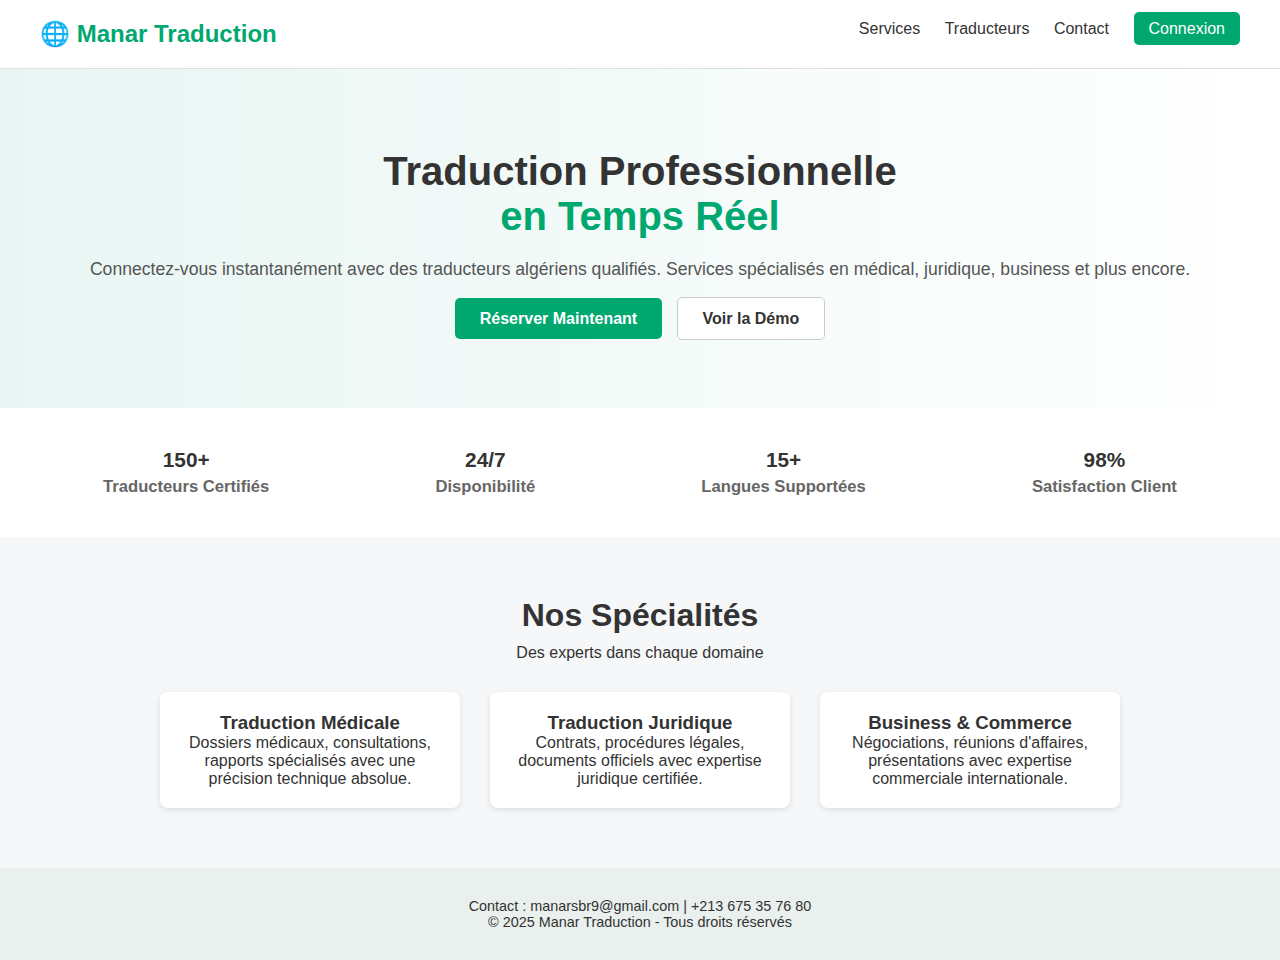
<file: index.html>
<!DOCTYPE html>
<html lang="fr">
<head>
    <meta charset="UTF-8">
    <meta name="viewport" content="width=device-width, initial-scale=1.0">
    <title>Manar Traduction</title>
    <link rel="stylesheet" href="style.css">
</head>
<body>
    <header>
        <div class="logo">🌐 Manar Traduction</div>
        <nav>
            <a href="#">Services</a>
            <a href="#">Traducteurs</a>
            <a href="#">Contact</a>
            <a href="#" class="btn-connect">Connexion</a>
        </nav>
    </header>

    <section class="hero">
        <h1>Traduction Professionnelle <br><span>en Temps Réel</span></h1>
        <p>Connectez-vous instantanément avec des traducteurs algériens qualifiés. 
        Services spécialisés en médical, juridique, business et plus encore.</p>
        <div class="buttons">
            <a href="#" class="btn-primary">Réserver Maintenant</a>
            <a href="#" class="btn-secondary">Voir la Démo</a>
        </div>
    </section>

    <section class="stats">
        <div>150+<br><span>Traducteurs Certifiés</span></div>
        <div>24/7<br><span>Disponibilité</span></div>
        <div>15+<br><span>Langues Supportées</span></div>
        <div>98%<br><span>Satisfaction Client</span></div>
    </section>

    <section class="specialites">
        <h2>Nos Spécialités</h2>
        <p>Des experts dans chaque domaine</p>
        <div class="cards">
            <div class="card">
                <h3>Traduction Médicale</h3>
                <p>Dossiers médicaux, consultations, rapports spécialisés avec une précision technique absolue.</p>
            </div>
            <div class="card">
                <h3>Traduction Juridique</h3>
                <p>Contrats, procédures légales, documents officiels avec expertise juridique certifiée.</p>
            </div>
            <div class="card">
                <h3>Business & Commerce</h3>
                <p>Négociations, réunions d'affaires, présentations avec expertise commerciale internationale.</p>
            </div>
        </div>
    </section>

    <footer>
        <p>Contact : manarsbr9@gmail.com | +213 675 35 76 80</p>
        <p>© 2025 Manar Traduction - Tous droits réservés</p>
    </footer>
</body>
</html>
</file>
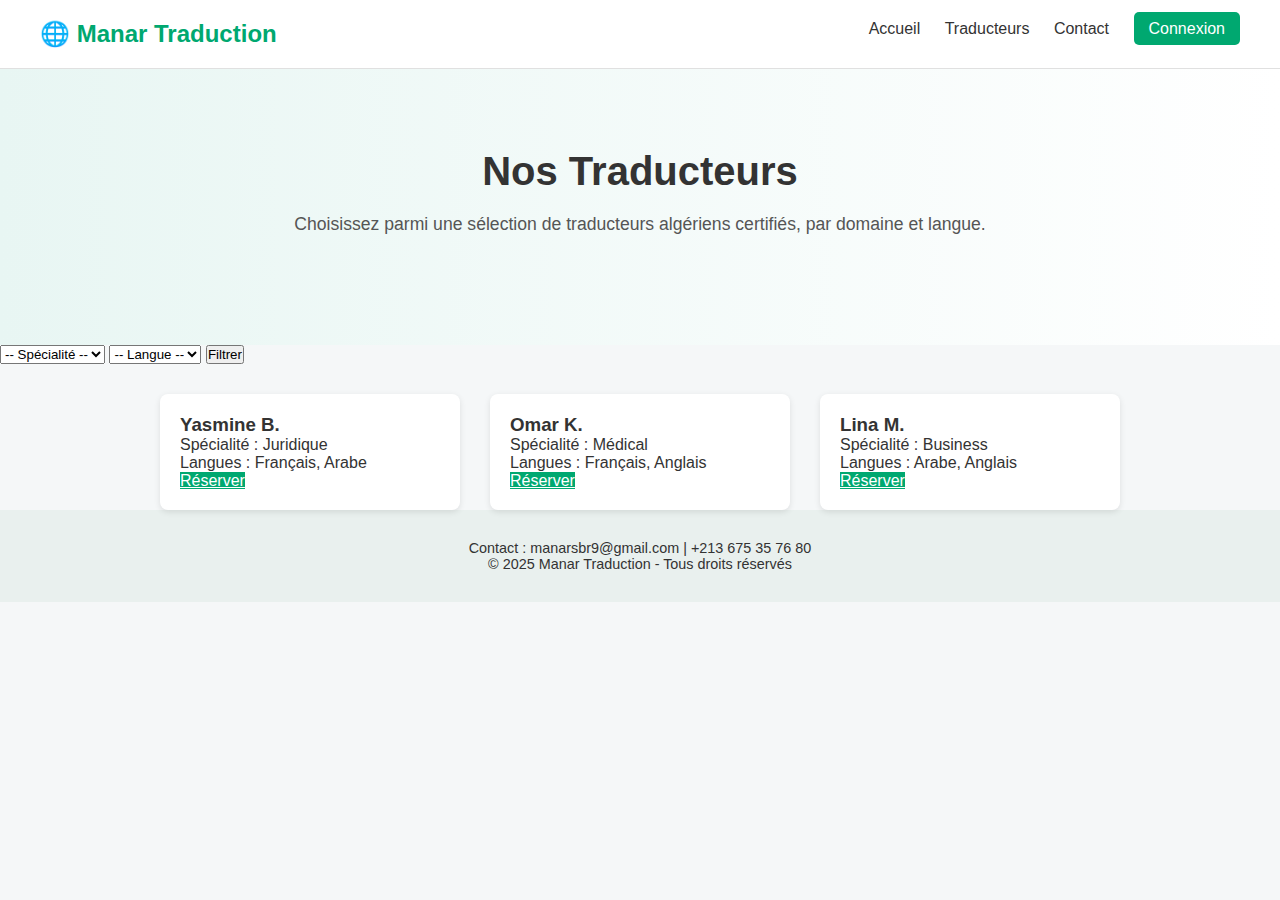
<file: traducteurs.html>
<!DOCTYPE html>
<html lang="fr">
<head>
    <meta charset="UTF-8">
    <title>Nos Traducteurs - Manar Traduction</title>
    <link rel="stylesheet" href="style.css">
</head>
<body>
    <header>
        <div class="logo">🌐 Manar Traduction</div>
        <nav>
            <a href="index.html">Accueil</a>
            <a href="traducteurs.html">Traducteurs</a>
            <a href="#">Contact</a>
            <a href="#" class="btn-connect">Connexion</a>
        </nav>
    </header>

    <section class="hero">
        <h1>Nos Traducteurs</h1>
        <p>Choisissez parmi une sélection de traducteurs algériens certifiés, par domaine et langue.</p>
    </section>

    <section class="filters">
        <form>
            <select name="specialite">
                <option>-- Spécialité --</option>
                <option>Médical</option>
                <option>Juridique</option>
                <option>Business</option>
            </select>
            <select name="langue">
                <option>-- Langue --</option>
                <option>Français</option>
                <option>Anglais</option>
                <option>Arabe</option>
                <option>Allemand</option>
            </select>
            <button type="submit">Filtrer</button>
        </form>
    </section>

    <section class="cards">
        <div class="card">
            <h3>Yasmine B.</h3>
            <p>Spécialité : Juridique<br>Langues : Français, Arabe</p>
            <a href="#" class="btn-primary">Réserver</a>
        </div>
        <div class="card">
            <h3>Omar K.</h3>
            <p>Spécialité : Médical<br>Langues : Français, Anglais</p>
            <a href="#" class="btn-primary">Réserver</a>
        </div>
        <div class="card">
            <h3>Lina M.</h3>
            <p>Spécialité : Business<br>Langues : Arabe, Anglais</p>
            <a href="#" class="btn-primary">Réserver</a>
        </div>
    </section>

    <footer>
        <p>Contact : manarsbr9@gmail.com | +213 675 35 76 80</p>
        <p>© 2025 Manar Traduction - Tous droits réservés</p>
    </footer>
</body>
</html>
</file>
<file: style.css>
* {
    margin: 0;
    padding: 0;
    box-sizing: border-box;
    font-family: 'Segoe UI', sans-serif;
}

body {
    background: #f5f7f8;
    color: #333;
}

header {
    display: flex;
    justify-content: space-between;
    padding: 20px 40px;
    background: #ffffff;
    border-bottom: 1px solid #e0e0e0;
}

.logo {
    font-size: 1.5em;
    font-weight: bold;
    color: #00a870;
}

nav a {
    margin-left: 20px;
    text-decoration: none;
    color: #333;
    font-weight: 500;
}

.btn-connect {
    background: #00a870;
    color: #fff;
    padding: 8px 15px;
    border-radius: 5px;
}

.hero {
    text-align: center;
    padding: 80px 20px;
    background: linear-gradient(to right, #e8f6f3, #ffffff);
}

.hero h1 {
    font-size: 2.5em;
    margin-bottom: 20px;
}

.hero span {
    color: #00a870;
}

.hero p {
    font-size: 1.1em;
    color: #555;
    margin-bottom: 30px;
}

.buttons .btn-primary, .buttons .btn-secondary {
    padding: 12px 25px;
    margin: 5px;
    text-decoration: none;
    border-radius: 5px;
    font-weight: bold;
}

.btn-primary {
    background: #00a870;
    color: white;
}

.btn-secondary {
    background: #ffffff;
    border: 1px solid #ccc;
    color: #333;
}

.stats {
    display: flex;
    justify-content: space-around;
    padding: 40px 20px;
    background: #ffffff;
    font-size: 1.3em;
}

.stats div {
    text-align: center;
    font-weight: bold;
}

.stats span {
    display: block;
    margin-top: 5px;
    font-size: 0.8em;
    color: #666;
}

.specialites {
    text-align: center;
    padding: 60px 20px;
}

.specialites h2 {
    font-size: 2em;
    margin-bottom: 10px;
}

.cards {
    display: flex;
    justify-content: center;
    gap: 30px;
    margin-top: 30px;
    flex-wrap: wrap;
}

.card {
    background: #ffffff;
    padding: 20px;
    border-radius: 8px;
    width: 300px;
    box-shadow: 0 2px 6px rgba(0, 0, 0, 0.1);
}

footer {
    text-align: center;
    padding: 30px 10px;
    background: #e9f0ee;
    font-size: 0.9em;
}
</file>
